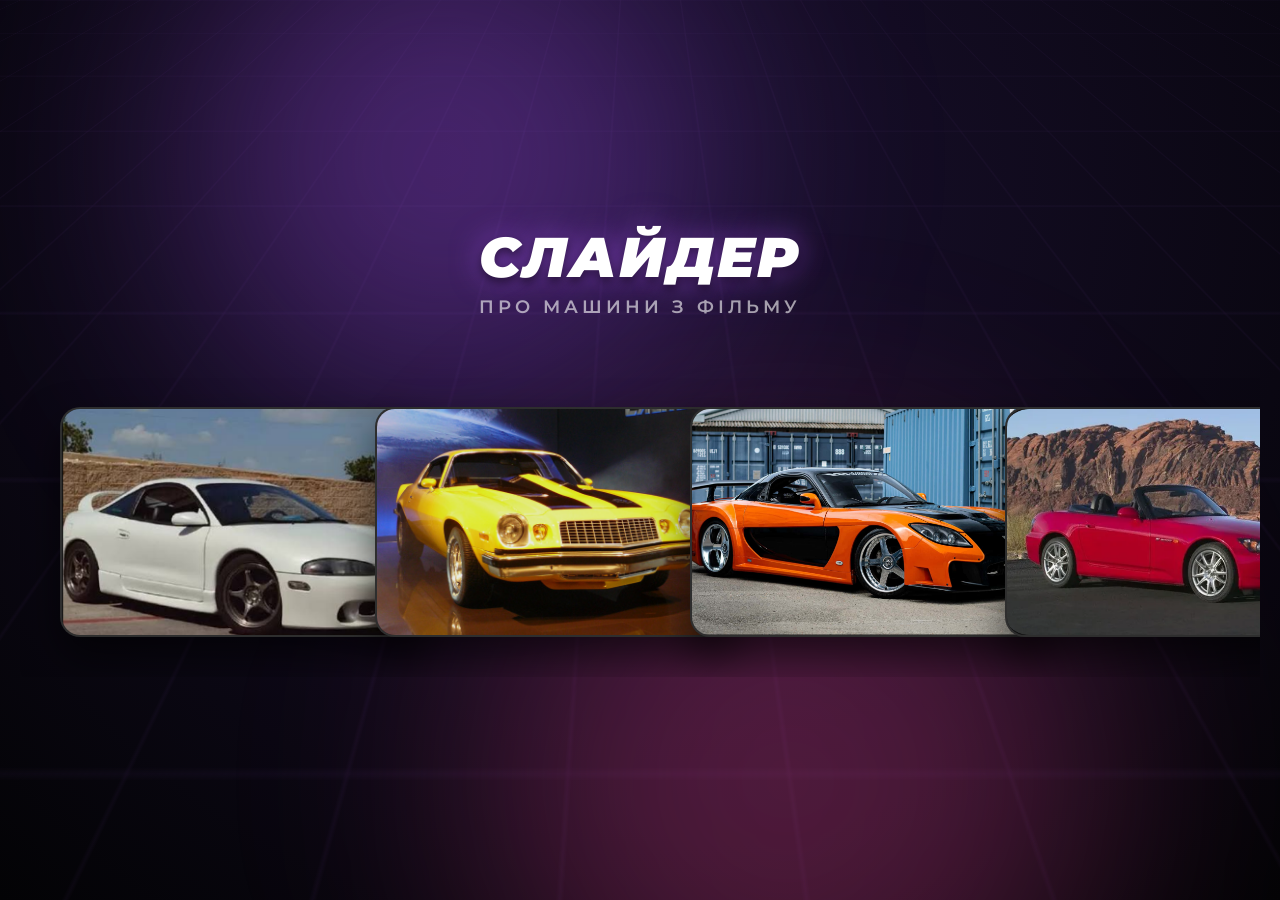
<file: index.html>
<!DOCTYPE html>
<html lang="uk">
<head>
    <meta charset="UTF-8">
    <meta name="viewport" content="width=device-width, initial-scale=1">
    <title>Слайдер - Машини з фільму</title>
    <link href="https://fonts.googleapis.com/css2?family=Montserrat:ital,wght@0,300;0,600;0,900;1,900&display=swap" rel="stylesheet">
    <link rel="stylesheet" href="style.css">
</head>
<body>

    <div class="cyber-bg">
        <div class="grid-floor"></div>
        <div class="neon-light light-1"></div>
        <div class="neon-light light-2"></div>
    </div>

    <main class="page">
        <h1>Слайдер</h1>
        <p class="subtitle">Про машини з фільму</p>

        <section class="slider" aria-label="Машини з фільму">
            <div class="track" id="track">
                <figure class="card" data-url="car1.html"><img src="assets/car1.png" alt="Машина 1"></figure>
                <figure class="card" data-url="car2.html"><img src="assets/car2.png" alt="Машина 2"></figure>
                <figure class="card" data-url="car3.html"><img src="assets/car3.png" alt="Машина 3"></figure>
                <figure class="card" data-url="car4.html"><img src="assets/car4.png" alt="Машина 4"></figure>
                <figure class="card" data-url="car5.html"><img src="assets/car5.png" alt="Машина 5"></figure>
                <figure class="card" data-url="car6.html"><img src="assets/car6.png" alt="Машина 6"></figure>
                <figure class="card" data-url="car7.html"><img src="assets/car7.png" alt="Машина 7"></figure>
                <figure class="card" data-url="car8.html"><img src="assets/car8.png" alt="Машина 8"></figure>
            </div>
        </section>
    </main>
    <script src="script.js"></script>
</body>
</html>
</file>
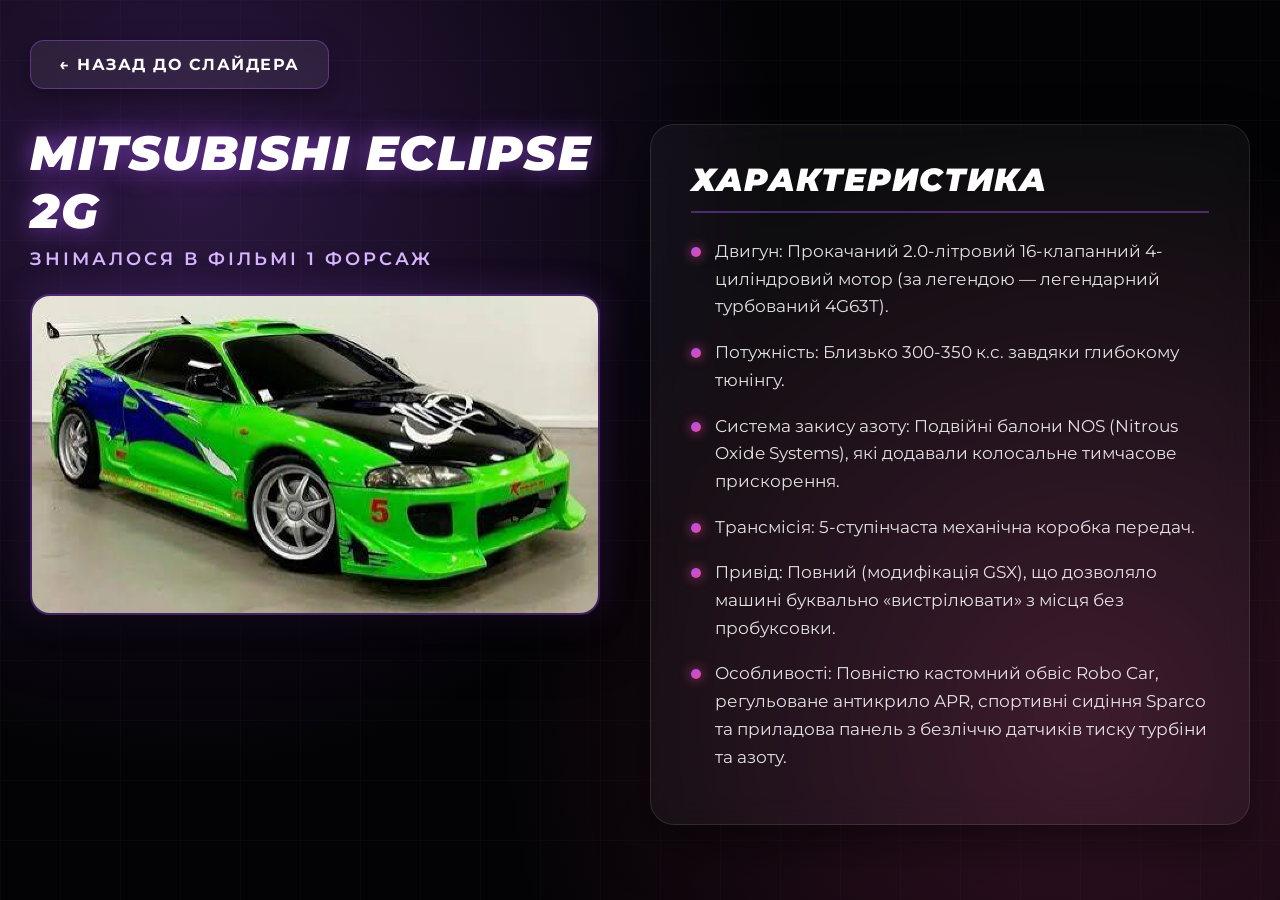
<file: car1.html>
<!DOCTYPE html>
<html lang="uk">
<head>
    <meta charset="UTF-8">
    <meta name="viewport" content="width=device-width, initial-scale=1.0">
    <title>Mitsubishi Eclipse 2g</title>
    <link rel="stylesheet" href="style-car.css">
</head>
<body>

    <a href="index.html" class="back-btn">← Назад до слайдера</a>

    <div class="car-container">
        <div class="car-left">
            <h1>Mitsubishi eclipse 2g</h1>
            <p class="movie-info">Знімалося в фільмі 1 форсаж</p>
            <img src="assets/eclipse.png" alt="Mitsubishi Eclipse 2g">
        </div>

        <div class="car-right">
            <h2>Характеристика</h2>
            <ul>
                <li>Двигун: Прокачаний 2.0-літровий 16-клапанний 4-циліндровий мотор (за легендою — легендарний турбований 4G63T).</li>
                <li>Потужність: Близько 300-350 к.с. завдяки глибокому тюнінгу.</li>
                <li>Система закису азоту: Подвійні балони NOS (Nitrous Oxide Systems), які додавали колосальне тимчасове прискорення.</li>
                <li>Трансмісія: 5-ступінчаста механічна коробка передач.</li>
                <li>Привід: Повний (модифікація GSX), що дозволяло машині буквально «вистрілювати» з місця без пробуксовки.</li>
                <li>Особливості: Повністю кастомний обвіс Robo Car, регульоване антикрило APR, спортивні сидіння Sparco та приладова панель з безліччю датчиків тиску турбіни та азоту.</li>
            </ul>
        </div>
    </div>

</body>
</html>
</file>
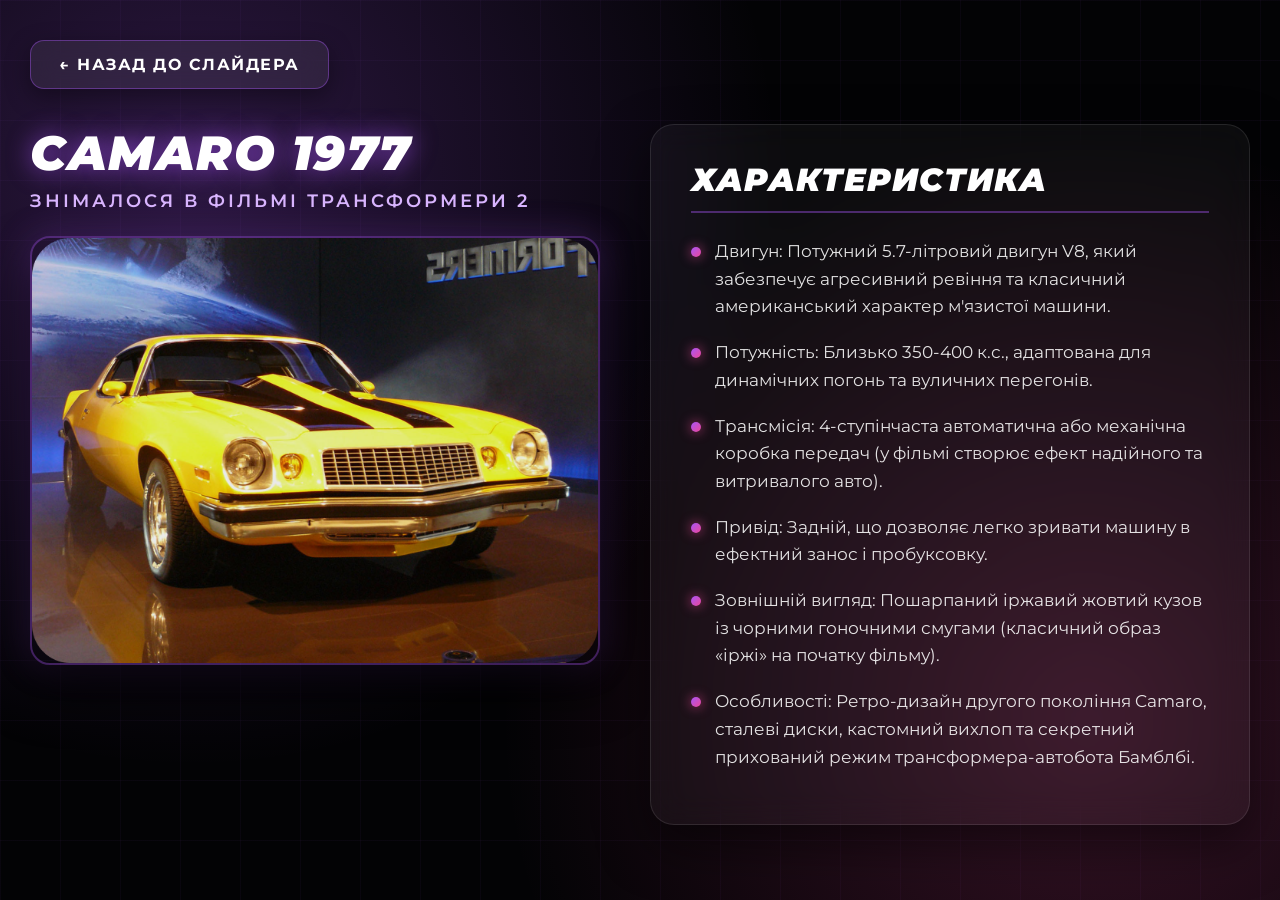
<file: car2.html>
<!DOCTYPE html>
<html lang="uk">
<head>
    <meta charset="UTF-8">
    <meta name="viewport" content="width=device-width, initial-scale=1.0">
    <title>camaro 1977</title>
    <link rel="stylesheet" href="style-car.css">
</head>
<body>

    <a href="index.html" class="back-btn">← Назад до слайдера</a>

    <div class="car-container">
        <div class="car-left">
            <h1>camaro 1977</h1>
            <p class="movie-info">Знімалося в фільмі Трансформери 2</p>
            <img src="assets/car2.png" alt="camaro 1977">
        </div>

        <div class="car-right">
            <h2>Характеристика</h2>
            <ul>
                <ul>
    <li>Двигун: Потужний 5.7-літровий двигун V8, який забезпечує агресивний ревіння та класичний американський характер м'язистої машини.</li>
    <li>Потужність: Близько 350-400 к.с., адаптована для динамічних погонь та вуличних перегонів.</li>
    <li>Трансмісія: 4-ступінчаста автоматична або механічна коробка передач (у фільмі створює ефект надійного та витривалого авто).</li>
    <li>Привід: Задній, що дозволяє легко зривати машину в ефектний занос і пробуксовку.</li>
    <li>Зовнішній вигляд: Пошарпаний іржавий жовтий кузов із чорними гоночними смугами (класичний образ «іржі» на початку фільму).</li>
    <li>Особливості: Ретро-дизайн другого покоління Camaro, сталеві диски, кастомний вихлоп та секретний прихований режим трансформера-автобота Бамблбі.</li>
            </ul>
        </div>
    </div>

</body>
</html>
</file>
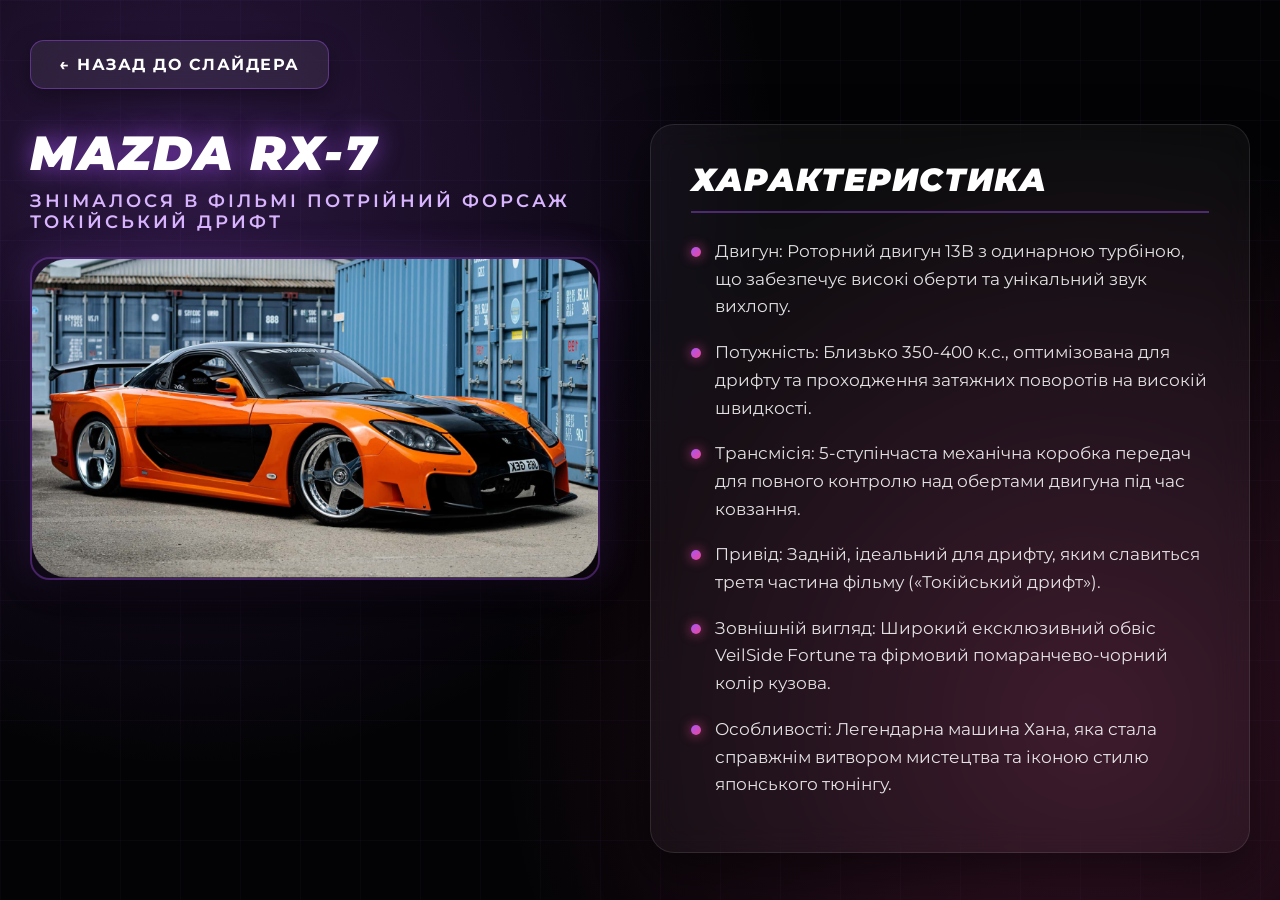
<file: car3.html>
<!DOCTYPE html>
<html lang="uk">
<head>
    <meta charset="UTF-8">
    <meta name="viewport" content="width=device-width, initial-scale=1.0">
    <title>mazda rx-7</title>
    <link rel="stylesheet" href="style-car.css">
</head>
<body>

    <a href="index.html" class="back-btn">← Назад до слайдера</a>

    <div class="car-container">
        <div class="car-left">
            <h1>mazda rx-7</h1>
            <p class="movie-info">Знімалося в фільмі Потрійний форсаж Токійський дрифт</p>
            <img src="assets/car3.png" alt="mazda rx-7">
        </div>

        <div class="car-right">
            <h2>Характеристика</h2>
            <ul>
                <ul>
    <li>Двигун: Роторний двигун 13B з одинарною турбіною, що забезпечує високі оберти та унікальний звук вихлопу.</li>
    <li>Потужність: Близько 350-400 к.с., оптимізована для дрифту та проходження затяжних поворотів на високій швидкості.</li>
    <li>Трансмісія: 5-ступінчаста механічна коробка передач для повного контролю над обертами двигуна під час ковзання.</li>
    <li>Привід: Задній, ідеальний для дрифту, яким славиться третя частина фільму («Токійський дрифт»).</li>
    <li>Зовнішній вигляд: Широкий ексклюзивний обвіс VeilSide Fortune та фірмовий помаранчево-чорний колір кузова.</li>
    <li>Особливості: Легендарна машина Хана, яка стала справжнім витвором мистецтва та іконою стилю японського тюнінгу.</li>
            </ul>
        </div>
    </div>

</body>
</html>
</file>
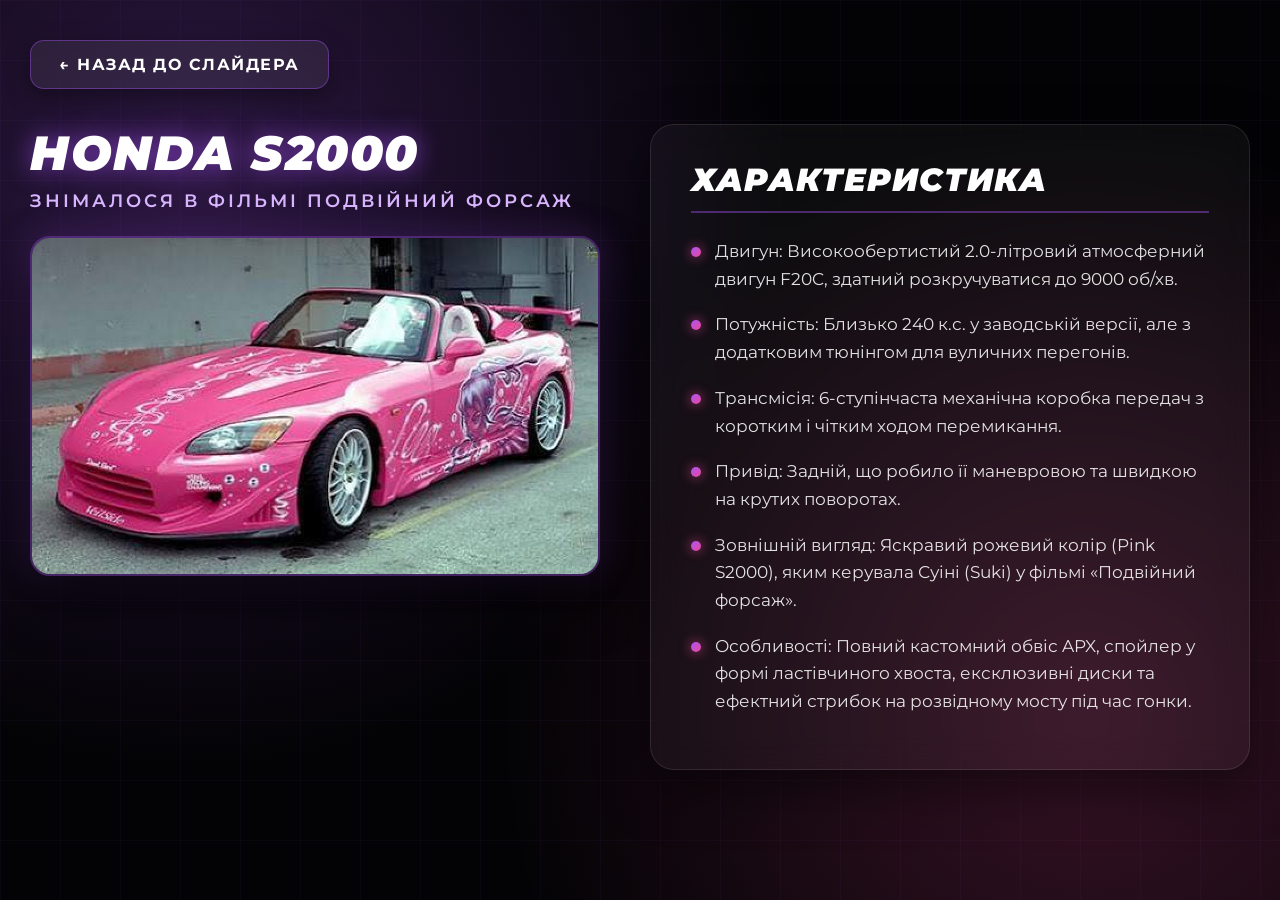
<file: car4.html>
<!DOCTYPE html>
<html lang="uk">
<head>
    <meta charset="UTF-8">
    <meta name="viewport" content="width=device-width, initial-scale=1.0">
    <title>honda s2000</title>
    <link rel="stylesheet" href="style-car.css">
</head>
<body>

    <a href="index.html" class="back-btn">← Назад до слайдера</a>

    <div class="car-container">
        <div class="car-left">
            <h1>honda s2000</h1>
            <p class="movie-info">Знімалося в фільмі Подвійний форсаж </p>
            <img src="assets/honda200.png" alt="honda s2000">
        </div>

        <div class="car-right">
            <h2>Характеристика</h2>
            <ul>
    <li>Двигун: Високообертистий 2.0-літровий атмосферний двигун F20C, здатний розкручуватися до 9000 об/хв.</li>
    <li>Потужність: Близько 240 к.с. у заводській версії, але з додатковим тюнінгом для вуличних перегонів.</li>
    <li>Трансмісія: 6-ступінчаста механічна коробка передач з коротким і чітким ходом перемикання.</li>
    <li>Привід: Задній, що робило її маневровою та швидкою на крутих поворотах.</li>
    <li>Зовнішній вигляд: Яскравий рожевий колір (Pink S2000), яким керувала Суіні (Suki) у фільмі «Подвійний форсаж».</li>
    <li>Особливості: Повний кастомний обвіс APX, спойлер у формі ластівчиного хвоста, ексклюзивні диски та ефектний стрибок на розвідному мосту під час гонки.</li>
        </ul>
        </div>
    </div>

</body>
</html>
</file>
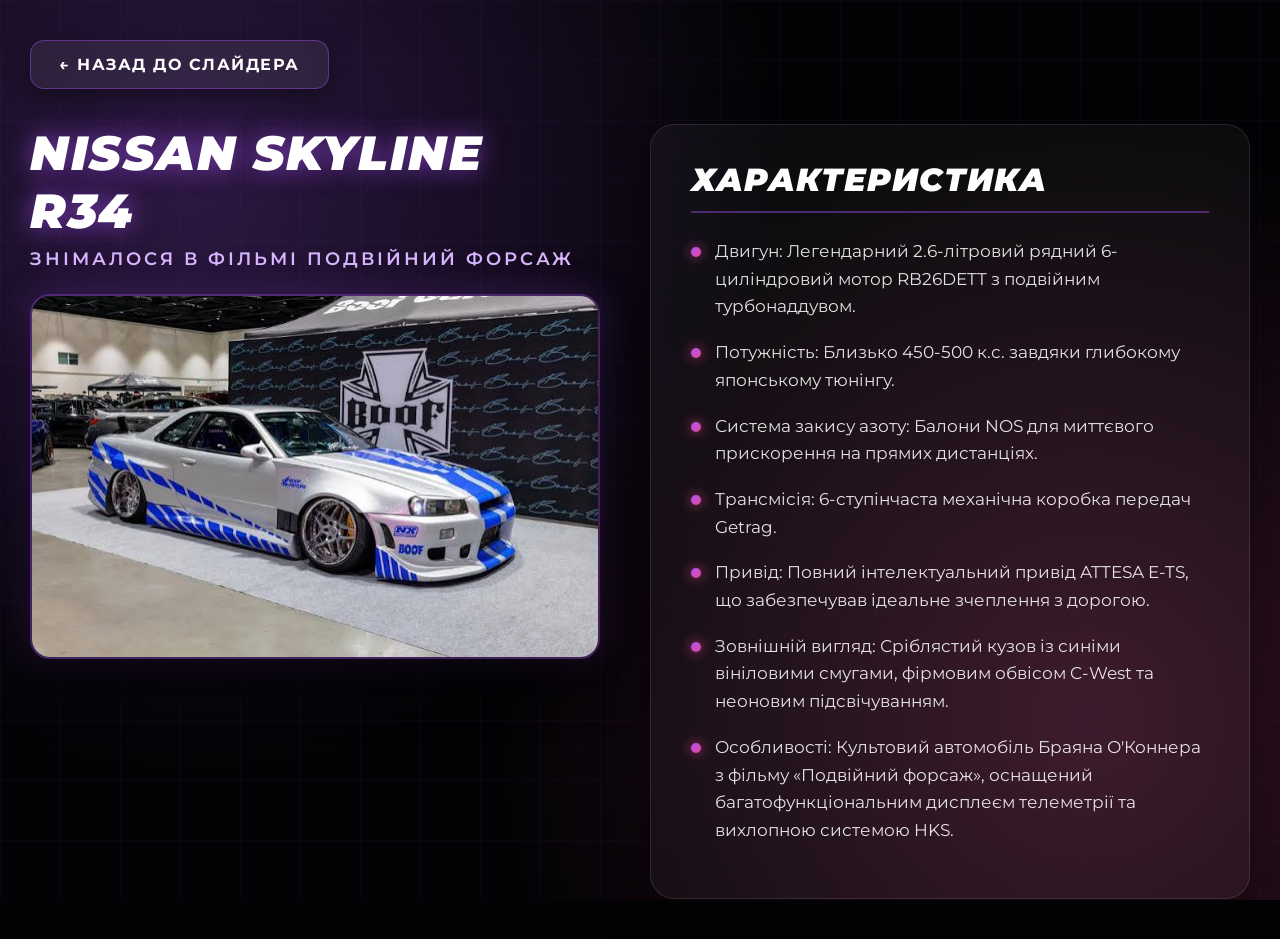
<file: car5.html>
<!DOCTYPE html>
<html lang="uk">
<head>
    <meta charset="UTF-8">
    <meta name="viewport" content="width=device-width, initial-scale=1.0">
    <title>nissan skyline r34</title>
    <link rel="stylesheet" href="style-car.css">
</head>
<body>

    <a href="index.html" class="back-btn">← Назад до слайдера</a>

    <div class="car-container">
        <div class="car-left">
            <h1>nissan skyline r34</h1>
            <p class="movie-info">Знімалося в фільмі Подвійний форсаж </p>
            <img src="assets/skyliner34.png" alt="nissan skyline r34">
        </div>

        <div class="car-right">
            <h2>Характеристика</h2>
         <ul>
    <li>Двигун: Легендарний 2.6-літровий рядний 6-циліндровий мотор RB26DETT з подвійним турбонаддувом.</li>
    <li>Потужність: Близько 450-500 к.с. завдяки глибокому японському тюнінгу.</li>
    <li>Система закису азоту: Балони NOS для миттєвого прискорення на прямих дистанціях.</li>
    <li>Трансмісія: 6-ступінчаста механічна коробка передач Getrag.</li>
    <li>Привід: Повний інтелектуальний привід ATTESA E-TS, що забезпечував ідеальне зчеплення з дорогою.</li>
    <li>Зовнішній вигляд: Сріблястий кузов із синіми вініловими смугами, фірмовим обвісом C-West та неоновим підсвічуванням.</li>
    <li>Особливості: Культовий автомобіль Браяна О'Коннера з фільму «Подвійний форсаж», оснащений багатофункціональним дисплеєм телеметрії та вихлопною системою HKS.</li>
</ul>
        </div>
    </div>

</body>
</html>
</file>
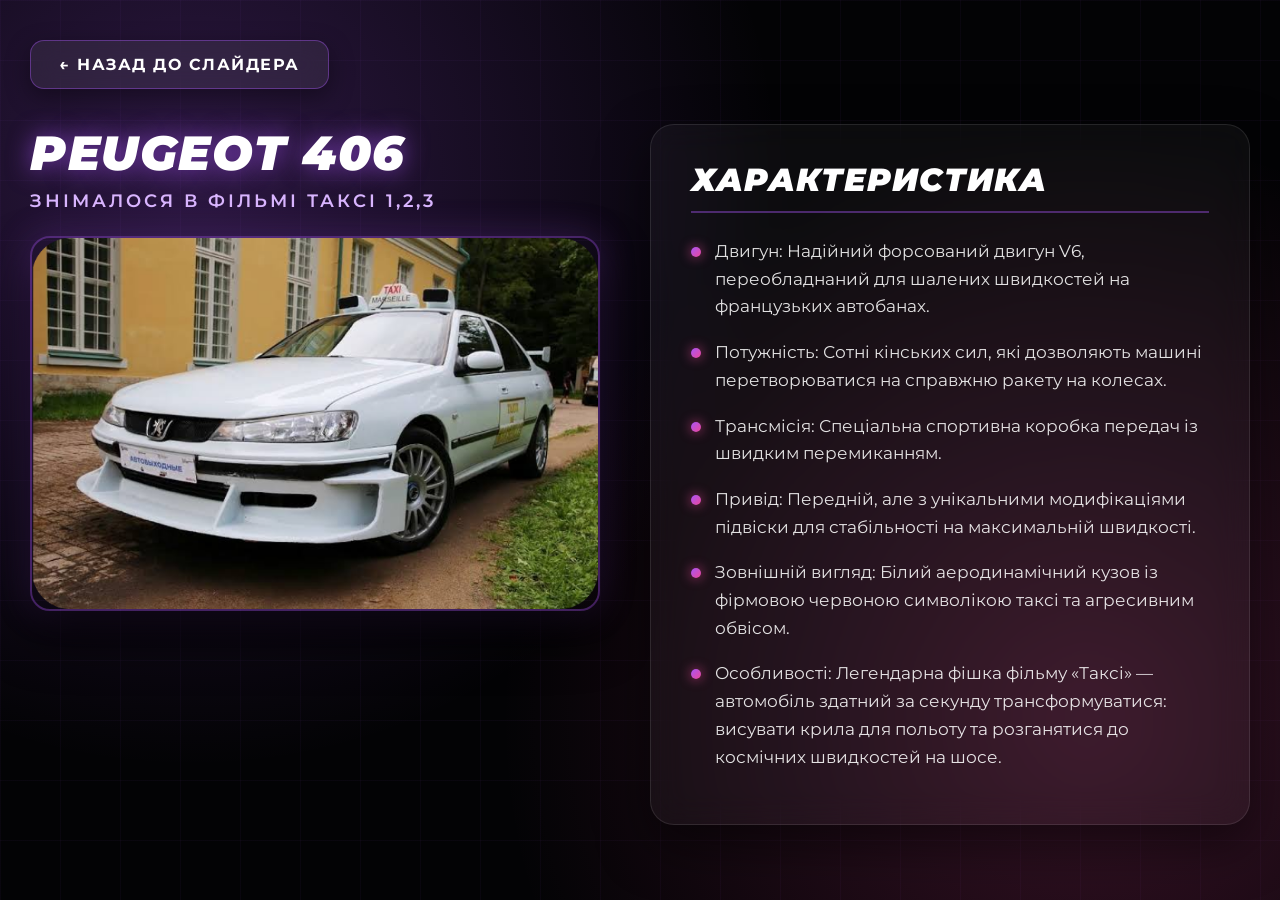
<file: car6.html>
<!DOCTYPE html>
<html lang="uk">
<head>
    <meta charset="UTF-8">
    <meta name="viewport" content="width=device-width, initial-scale=1.0">
    <title>peugeot 406</title>
    <link rel="stylesheet" href="style-car.css">
</head>
<body>

    <a href="index.html" class="back-btn">← Назад до слайдера</a>

    <div class="car-container">
        <div class="car-left">
            <h1>peugeot 406</h1>
            <p class="movie-info">Знімалося в фільмі таксі 1,2,3 </p>
            <img src="assets/car6.png" alt="peugeot 407">
        </div>

        <div class="car-right">
            <h2>Характеристика</h2>
            <ul>
    <li>Двигун: Надійний форсований двигун V6, переобладнаний для шалених швидкостей на французьких автобанах.</li>
    <li>Потужність: Сотні кінських сил, які дозволяють машині перетворюватися на справжню ракету на колесах.</li>
    <li>Трансмісія: Спеціальна спортивна коробка передач із швидким перемиканням.</li>
    <li>Привід: Передній, але з унікальними модифікаціями підвіски для стабільності на максимальній швидкості.</li>
    <li>Зовнішній вигляд: Білий аеродинамічний кузов із фірмовою червоною символікою таксі та агресивним обвісом.</li>
    <li>Особливості: Легендарна фішка фільму «Таксі» — автомобіль здатний за секунду трансформуватися: висувати крила для польоту та розганятися до космічних швидкостей на шосе.</li>
</ul>
        </div>
    </div>

</body>
</html>
</file>
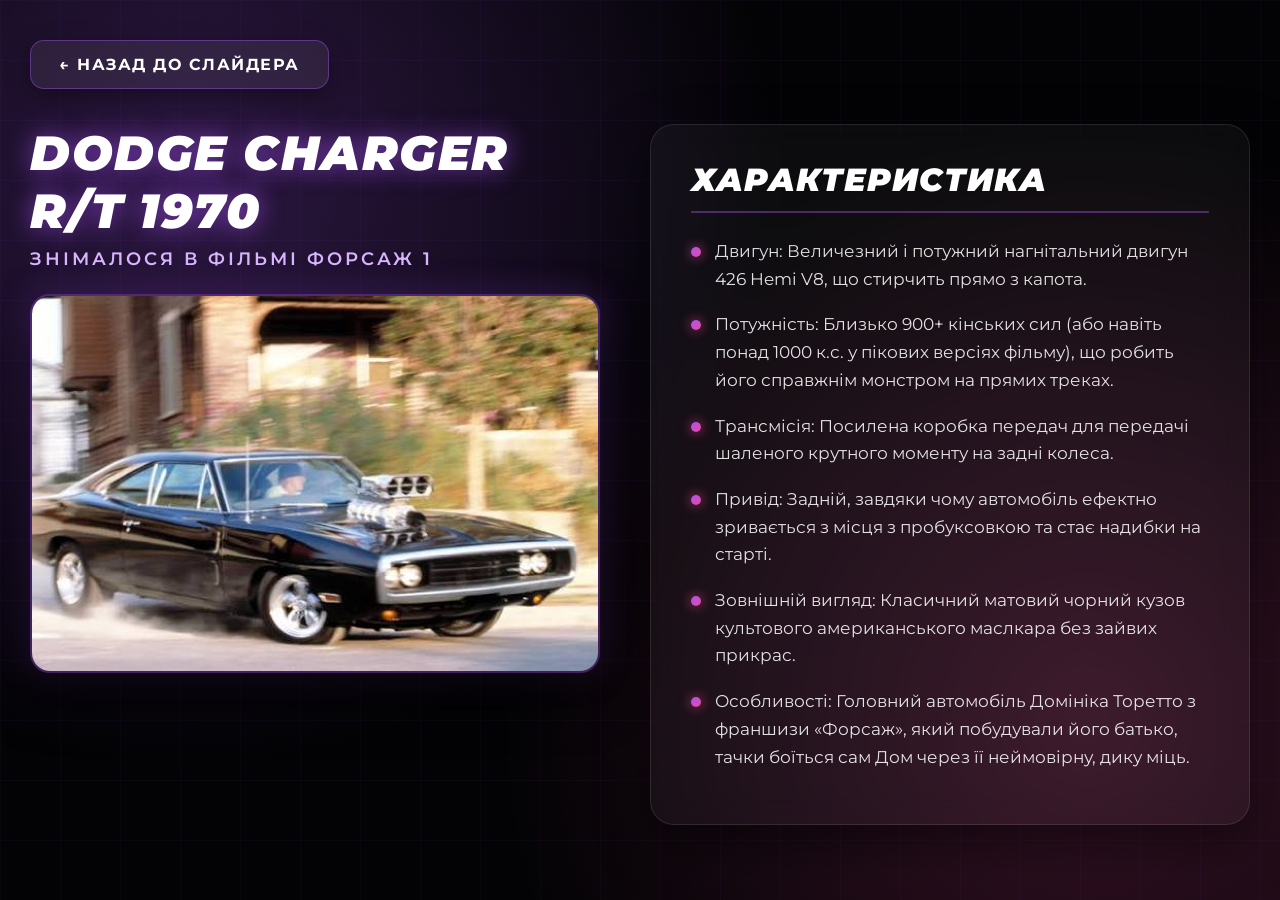
<file: car7.html>
<!DOCTYPE html>
<html lang="uk">
<head>
    <meta charset="UTF-8">
    <meta name="viewport" content="width=device-width, initial-scale=1.0">
    <title>dodge charger R/T 1970</title>
    <link rel="stylesheet" href="style-car.css">
</head>
<body>

    <a href="index.html" class="back-btn">← Назад до слайдера</a>

    <div class="car-container">
        <div class="car-left">
            <h1>dodge charger R/T 1970 </h1>
            <p class="movie-info">Знімалося в фільмі форсаж 1</p>
            <img src="assets/dodge.png" alt="dodge charger R/T 1970">
        </div>

        <div class="car-right">
            <h2>Характеристика</h2>
            <ul>
    <li>Двигун: Величезний і потужний нагнітальний двигун 426 Hemi V8, що стирчить прямо з капота.</li>
    <li>Потужність: Близько 900+ кінських сил (або навіть понад 1000 к.с. у пікових версіях фільму), що робить його справжнім монстром на прямих треках.</li>
    <li>Трансмісія: Посилена коробка передач для передачі шаленого крутного моменту на задні колеса.</li>
    <li>Привід: Задній, завдяки чому автомобіль ефектно зривається з місця з пробуксовкою та стає надибки на старті.</li>
    <li>Зовнішній вигляд: Класичний матовий чорний кузов культового американського маслкара без зайвих прикрас.</li>
    <li>Особливості: Головний автомобіль Домініка Торетто з франшизи «Форсаж», який побудували його батько, тачки боїться сам Дом через її неймовірну, дику міць.</li>
</ul>
        </div>
    </div>

</body>
</html>
</file>
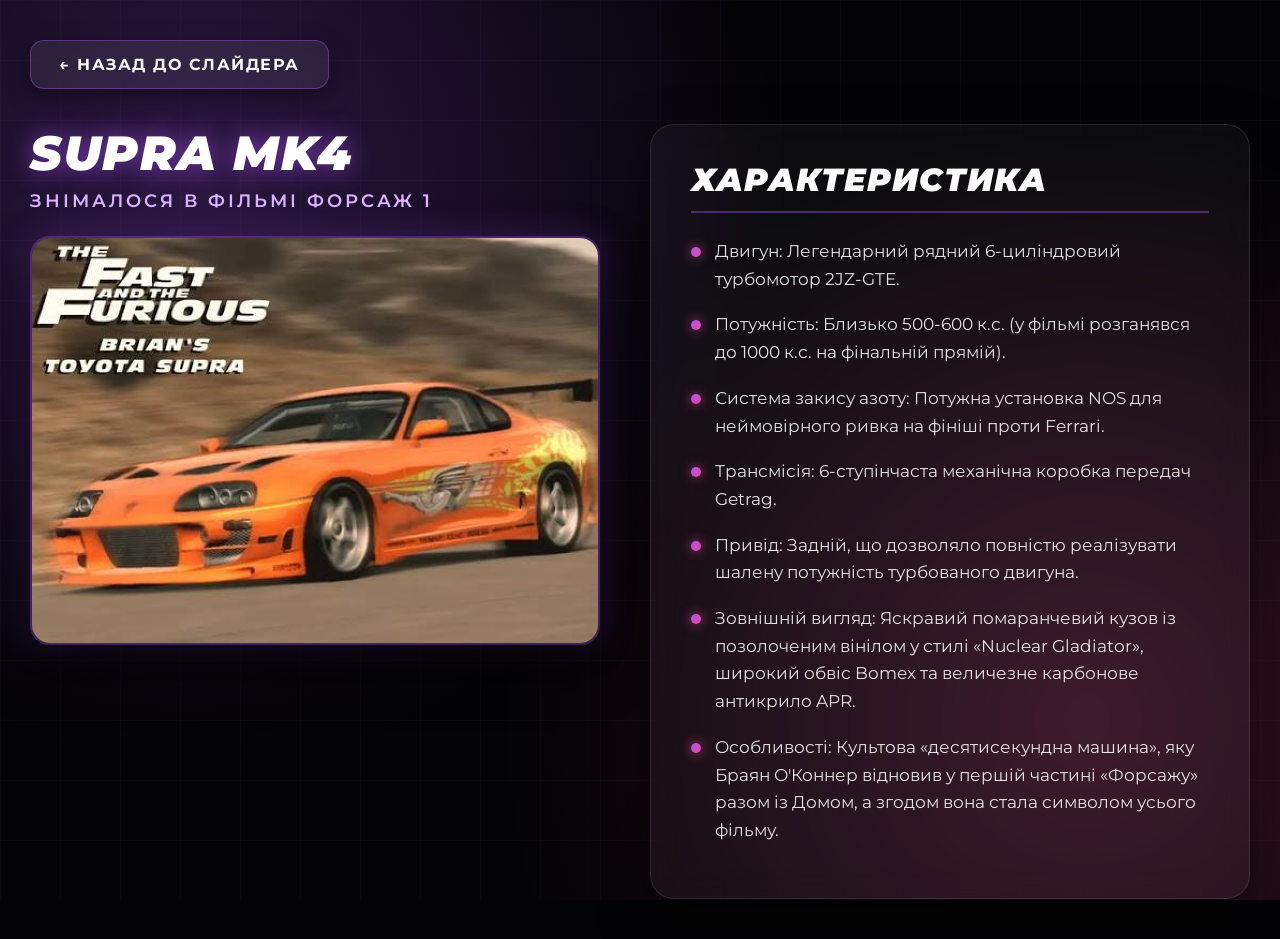
<file: car8.html>
<!DOCTYPE html>
<html lang="uk">
<head>
    <meta charset="UTF-8">
    <meta name="viewport" content="width=device-width, initial-scale=1.0">
    <title>supra mk4</title>
    <link rel="stylesheet" href="style-car.css">
</head>
<body>

    <a href="index.html" class="back-btn">← Назад до слайдера</a>

    <div class="car-container">
        <div class="car-left">
            <h1>supra mk4</h1>
            <p class="movie-info">Знімалося в фільмі форсаж 1 </p>
            <img src="assets/supramk4.png" alt="supra mk4">
        </div>

        <div class="car-right">
            <h2>Характеристика</h2>
           <ul>
    <li>Двигун: Легендарний рядний 6-циліндровий турбомотор 2JZ-GTE.</li>
    <li>Потужність: Близько 500-600 к.с. (у фільмі розганявся до 1000 к.с. на фінальній прямій).</li>
    <li>Система закису азоту: Потужна установка NOS для неймовірного ривка на фініші проти Ferrari.</li>
    <li>Трансмісія: 6-ступінчаста механічна коробка передач Getrag.</li>
    <li>Привід: Задній, що дозволяло повністю реалізувати шалену потужність турбованого двигуна.</li>
    <li>Зовнішній вигляд: Яскравий помаранчевий кузов із позолоченим вінілом у стилі «Nuclear Gladiator», широкий обвіс Bomex та величезне карбонове антикрило APR.</li>
    <li>Особливості: Культова «десятисекундна машина», яку Браян О'Коннер відновив у першій частині «Форсажу» разом із Домом, а згодом вона стала символом усього фільму.</li>
</ul>
        </div>
    </div>

</body>
</html>
</file>
<file: style.css>
* {
    box-sizing: border-box;
    margin: 0;
    padding: 0;
}

body {
    font-family: 'Montserrat', sans-serif;
    background-color: #030305;
    overflow-x: hidden;
    position: relative;
    min-height: 100vh;
}

.cyber-bg {
    position: fixed;
    top: 0;
    left: 0;
    width: 100vw;
    height: 100vh;
    pointer-events: none;
    z-index: -1;
    overflow: hidden;
    background: radial-gradient(circle at 50% 20%, #1a102f 0%, #030305 100%);
}

.grid-floor {
    position: absolute;
    width: 200%;
    height: 100%;
    top: 0;
    left: -50%;
    background-image: 
        linear-gradient(rgba(168, 85, 247, 0.05) 1px, transparent 1px),
        linear-gradient(90deg, rgba(168, 85, 247, 0.05) 1px, transparent 1px);
    background-size: 60px 60px;
    transform: perspective(500px) rotateX(60deg);
    transform-origin: center top;
    opacity: 0.7;
}

.neon-light {
    position: absolute;
    border-radius: 50%;
    filter: blur(120px);
    will-change: transform;
}

.light-1 {
    width: 500px;
    height: 500px;
    background: rgba(168, 85, 247, 0.35);
    top: -10%;
    left: 15%;
    animation: moveLight1 12s infinite alternate ease-in-out;
}

.light-2 {
    width: 600px;
    height: 600px;
    background: rgba(236, 72, 153, 0.3);
    bottom: -20%;
    right: 15%;
    animation: moveLight2 15s infinite alternate ease-in-out;
}

@keyframes moveLight1 {
    0% { transform: translate(0, 0) scale(1); }
    100% { transform: translate(140px, 100px) scale(1.25); }
}

@keyframes moveLight2 {
    0% { transform: translate(0, 0) scale(1); }
    100% { transform: translate(-160px, -110px) scale(1.3); }
}

.page {
    display: flex;
    flex-direction: column;
    align-items: center;
    justify-content: center;
    min-height: 100vh;
    padding: 20px;
}

h1 {
    font-family: 'Montserrat', sans-serif;
    font-size: 3.5rem;
    font-weight: 900;
    font-style: italic;
    text-transform: uppercase;
    color: #ffffff;
    margin-bottom: 5px;
    letter-spacing: 2px;
    text-shadow: 0 0 30px rgba(168, 85, 247, 0.6), 0 4px 10px rgba(0, 0, 0, 0.8);
}

.subtitle {
    font-family: 'Montserrat', sans-serif;
    font-size: 1.1rem;
    font-weight: 600;
    text-transform: uppercase;
    letter-spacing: 4px;
    color: rgba(255, 255, 255, 0.6);
    margin-bottom: 50px;
}

.slider {
    width: 100%;
    max-width: 1300px;
    overflow-x: auto;
    overflow-y: hidden;
    padding: 40px 20px;
    position: relative;
    scrollbar-width: thin;
    scrollbar-color: rgba(255, 255, 255, 0.3) transparent;
}

.slider::-webkit-scrollbar {
    height: 6px;
}

.slider::-webkit-scrollbar-track {
    background: rgba(0, 0, 0, 0.3);
    border-radius: 4px;
}

.slider::-webkit-scrollbar-thumb {
    background: rgba(255, 255, 255, 0.3);
    border-radius: 4px;
    transition: background 0.3s;
}

.slider::-webkit-scrollbar-thumb:hover {
    background: rgba(255, 255, 255, 0.6);
}

.track {
    display: flex;
    align-items: center;
    width: max-content;
    padding-left: 20px;
    padding-right: 60px;
}

.card-link {
    text-decoration: none;
    display: block;
}

.card {
    flex: 0 0 360px;
    height: 230px;
    border-radius: 20px;
    overflow: hidden;
    box-shadow: 0 20px 40px rgba(0, 0, 0, 0.6);
    background: #111;
    margin-right: -45px;
    transition: transform 0.4s cubic-bezier(0.25, 1, 0.5, 1), 
                box-shadow 0.4s cubic-bezier(0.25, 1, 0.5, 1), 
                margin 0.4s ease,
                border-color 0.4s ease;
    position: relative;
    cursor: pointer;
    border: 2px solid rgba(255, 255, 255, 0.12);
}

.card:hover {
    transform: translateY(-15px) scale(1.08);
    box-shadow: 0 30px 60px rgba(0, 0, 0, 0.8), 
                0 0 35px rgba(168, 85, 247, 0.5);
    z-index: 10;
    border-color: rgba(168, 85, 247, 0.8);
    margin-right: -15px;
}

.card img {
    width: 100%;
    height: 100%;
    object-fit: cover;
    transition: transform 0.5s ease;
}

.card:hover img {
    transform: scale(1.06);
}
</file>
<file: style-car.css>
@import url('https://fonts.googleapis.com/css2?family=Montserrat:ital,wght@0,400;0,600;0,900;1,900&display=swap');

* {
    box-sizing: border-box;
    margin: 0;
    padding: 0;
}

body {
    font-family: 'Montserrat', sans-serif;
    background-color: #030305;
    background-image: 
        radial-gradient(circle at 15% 20%, rgba(168, 85, 247, 0.25) 0%, transparent 45%),
        radial-gradient(circle at 85% 80%, rgba(236, 72, 153, 0.22) 0%, transparent 45%),
        linear-gradient(rgba(168, 85, 247, 0.04) 1px, transparent 1px),
        linear-gradient(90deg, rgba(168, 85, 247, 0.04) 1px, transparent 1px);
    background-size: 100% 100%, 100% 100%, 60px 60px, 60px 60px;
    background-attachment: fixed;
    color: #ffffff;
    padding: 40px 30px;
    min-height: 100vh;
}

.back-btn {
    display: inline-flex;
    align-items: center;
    gap: 8px;
    background: rgba(255, 255, 255, 0.07);
    backdrop-filter: blur(12px);
    color: #ffffff;
    text-decoration: none;
    font-size: 1rem;
    font-weight: 700;
    text-transform: uppercase;
    letter-spacing: 1.5px;
    padding: 14px 28px;
    border-radius: 14px;
    border: 1px solid rgba(168, 85, 247, 0.4);
    margin-bottom: 35px;
    box-shadow: 0 8px 25px rgba(0, 0, 0, 0.4);
    transition: all 0.3s cubic-bezier(0.25, 1, 0.5, 1);
}

.back-btn:hover {
    background: rgba(168, 85, 247, 0.25);
    border-color: rgba(168, 85, 247, 0.9);
    transform: translateX(-5px) scale(1.03);
    box-shadow: 0 12px 30px rgba(168, 85, 247, 0.35);
}

.car-container {
    display: flex;
    justify-content: space-between;
    align-items: stretch;
    gap: 50px;
    width: 100%;
    max-width: 1400px;
    margin: 0 auto;
}

.car-left {
    flex: 1.1;
    min-width: 0;
}

.car-left h1 {
    font-size: 3rem;
    font-weight: 900;
    font-style: italic;
    text-transform: uppercase;
    letter-spacing: 1.5px;
    margin-bottom: 8px;
    color: #ffffff;
    text-shadow: 0 0 25px rgba(168, 85, 247, 0.65);
}

.movie-info {
    font-size: 1.1rem;
    font-weight: 600;
    text-transform: uppercase;
    letter-spacing: 3px;
    margin-bottom: 25px;
    color: #d8b4fe;
}

.car-left img {
    width: 100%;
    border-radius: 20px;
    border: 2px solid rgba(168, 85, 247, 0.35);
    box-shadow: 0 25px 50px rgba(0, 0, 0, 0.7), 
                0 0 35px rgba(168, 85, 247, 0.25);
    display: block;
    transition: transform 0.4s ease, box-shadow 0.4s ease;
}

.car-left img:hover {
    transform: scale(1.02);
    box-shadow: 0 30px 60px rgba(0, 0, 0, 0.8), 
                0 0 45px rgba(236, 72, 153, 0.35);
}

.car-right {
    flex: 1;
    min-width: 0;
    background: rgba(255, 255, 255, 0.04);
    backdrop-filter: blur(16px);
    border: 1px solid rgba(255, 255, 255, 0.1);
    border-radius: 24px;
    padding: 35px 40px;
    box-shadow: 0 20px 50px rgba(0, 0, 0, 0.5);
}

.car-right h2 {
    font-size: 2rem;
    font-weight: 900;
    font-style: italic;
    text-transform: uppercase;
    letter-spacing: 1px;
    margin-bottom: 25px;
    color: #ffffff;
    border-bottom: 2px solid rgba(168, 85, 247, 0.4);
    padding-bottom: 12px;
}

.car-right ul {
    list-style: none;
    padding-left: 0;
}

.car-right li {
    position: relative;
    padding-left: 24px;
    font-size: 1.05rem;
    line-height: 1.65;
    margin-bottom: 18px;
    color: rgba(255, 255, 255, 0.88);
}

.car-right li::before {
    content: '';
    position: absolute;
    left: 0;
    top: 9px;
    width: 10px;
    height: 10px;
    border-radius: 50%;
    background: linear-gradient(135deg, #a855f7, #ec4899);
    box-shadow: 0 0 12px rgba(236, 72, 153, 0.8);
}

@media (max-width: 900px) {
    .car-container {
        flex-direction: column;
        gap: 30px;
    }
}
</file>
